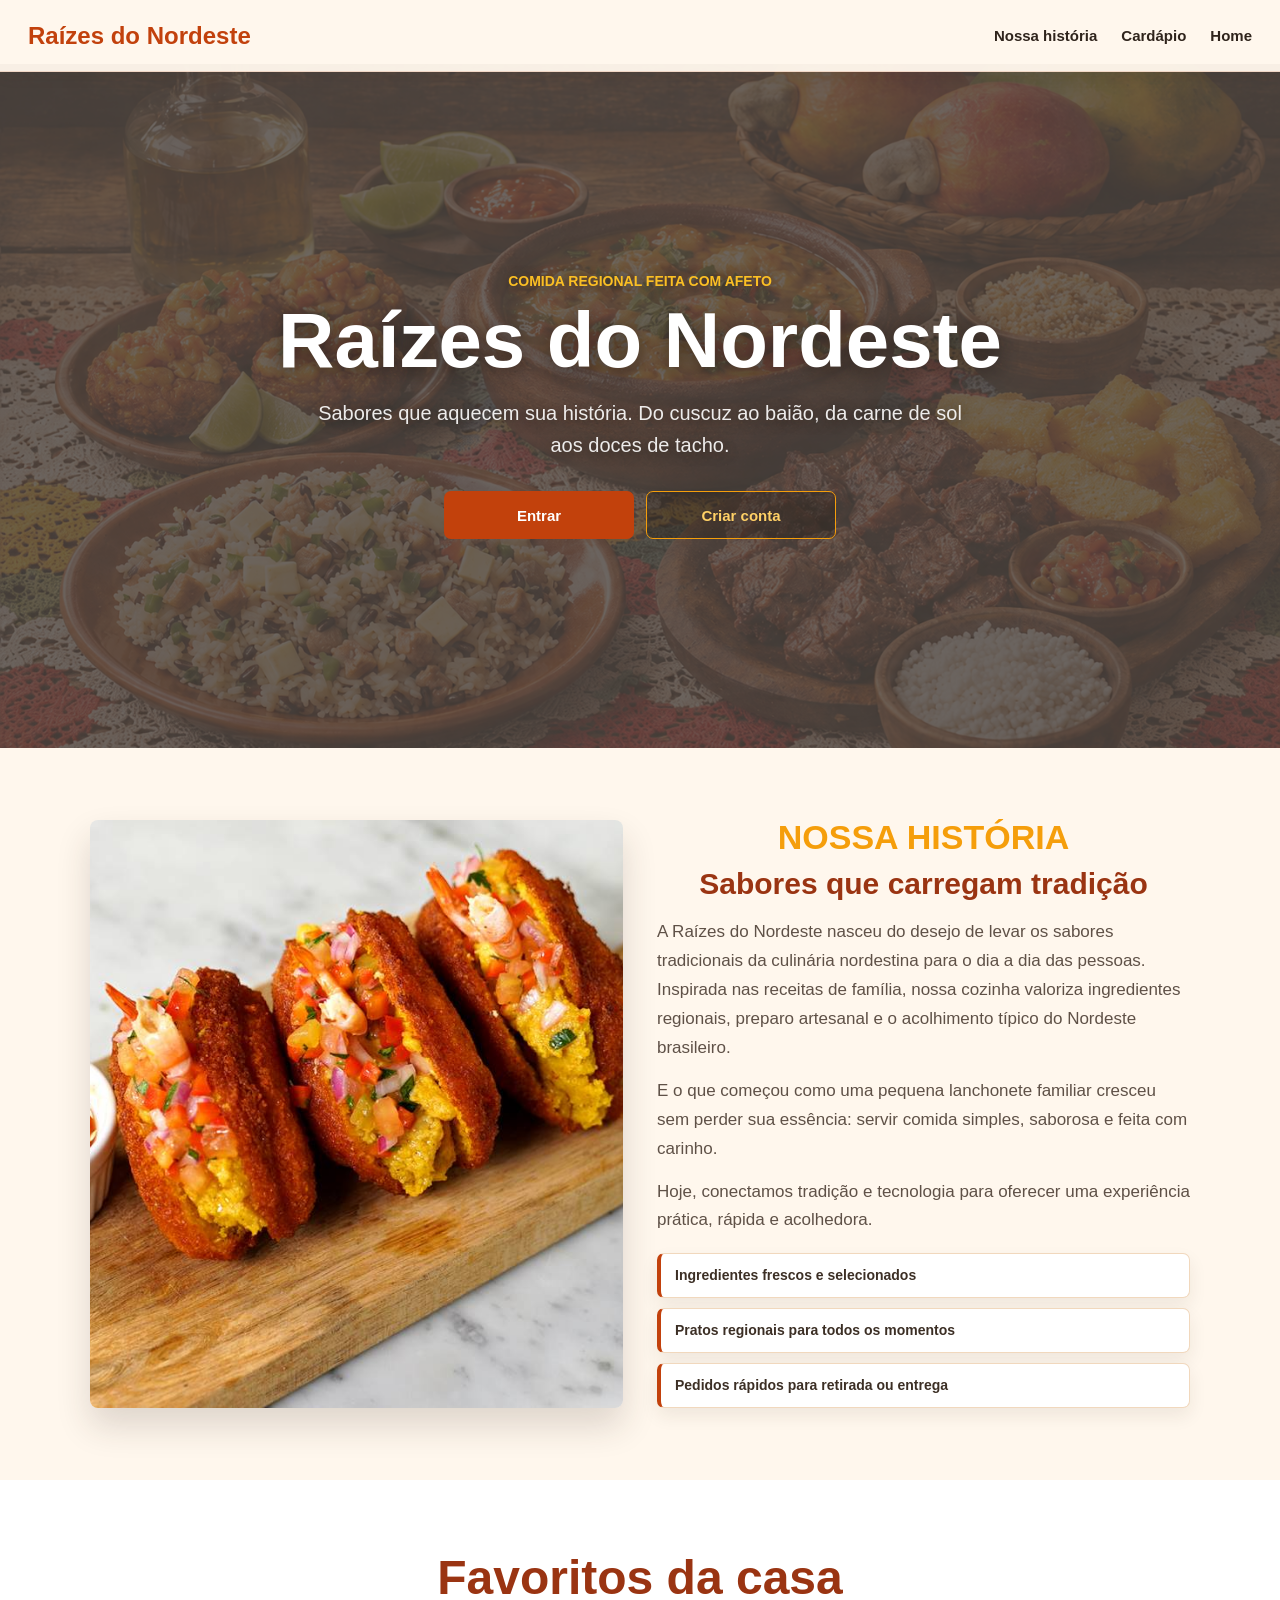
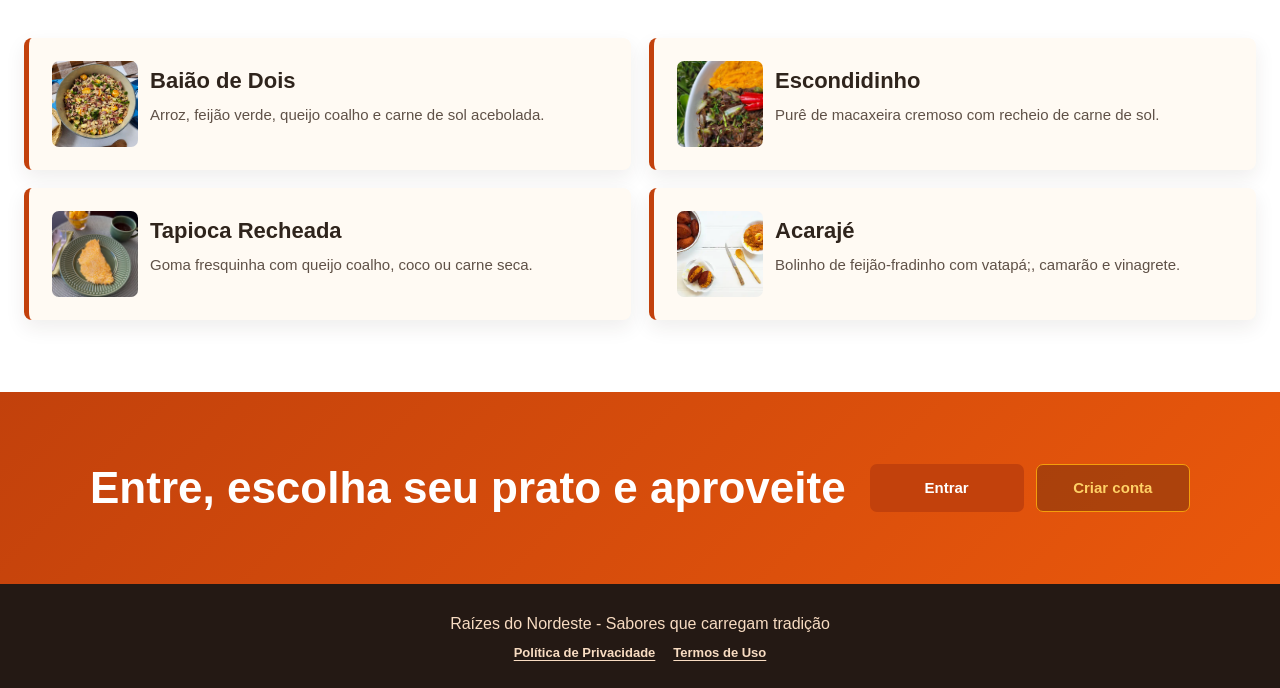
<file: index.html>
<!doctype html>
<html lang="pt-BR">
  <head>
    <meta charset="UTF-8" />
    <meta name="viewport" content="width=device-width, initial-scale=1.0" />
    <script src="js/admin-redirect.js"></script>
    <title>Raízes do Nordeste</title>
    <link
      rel="stylesheet"
      href="https://cdn.jsdelivr.net/npm/bootstrap-icons@1.11.3/font/bootstrap-icons.min.css"
    />
    <link rel="stylesheet" href="css/style.css" />
  </head>
  <body class="home-body">
    <nav class="site-nav">
      <p class="site-brand">Raízes do Nordeste</p>

      <button
        class="nav-toggle"
        type="button"
        aria-label="Abrir menu"
        onclick="alternarMenu()"
      >
        <i class="bi bi-list" aria-hidden="true"></i>
      </button>

      <div class="nav-links" id="navLinks">
        <a href="#historia">Nossa história</a>
        <a href="#cardapio">Cardápio</a>
        <a href="#home">Home</a>
      </div>
    </nav>

    <main>
      <section class="home-hero" id="home">
        <div class="home-overlay"></div>

        <div class="home-hero-content">
          <p class="home-eyebrow">Comida regional feita com afeto</p>
          <h1>Raízes do Nordeste</h1>
          <p class="home-subtitle">
            Sabores que aquecem sua história. Do cuscuz ao baião, da carne de
            sol aos doces de tacho.
          </p>

          <div class="home-actions">
            <button class="btn-principal" type="button" onclick="irEntrar()">
              Entrar
            </button>
            <button class="btn-secundario" type="button" onclick="irCadastro()">
              Criar conta
            </button>
          </div>
        </div>
      </section>

      <section class="home-section home-story" id="historia">
        <div class="home-grid">
          <img
            src="assets/acaraje.jpg"
            alt="Acarajé servido em tábua com molho"
          />

          <div>
            <span class="chamada-secao">Nossa história</span>
            <h2>Sabores que carregam tradição</h2>
            <p>
              A Raízes do Nordeste nasceu do desejo de levar os sabores
              tradicionais da culinária nordestina para o dia a dia das pessoas.
              Inspirada nas receitas de família, nossa cozinha valoriza
              ingredientes regionais, preparo artesanal e o acolhimento típico
              do Nordeste brasileiro.
            </p>

            <p>
              E o que começou como uma pequena lanchonete familiar cresceu sem
              perder sua essência: servir comida simples, saborosa e feita com
              carinho.
            </p>
            <p>
              Hoje, conectamos tradição e tecnologia para oferecer uma
              experiência prática, rápida e acolhedora.
            </p>

            <ul class="lista-destaques">
              <li>Ingredientes frescos e selecionados</li>
              <li>Pratos regionais para todos os momentos</li>
              <li>Pedidos rápidos para retirada ou entrega</li>
            </ul>
          </div>
        </div>
      </section>

      <section class="home-section home-menu" id="cardapio">
        <h2>Favoritos da casa</h2>

        <div class="menu-grid">
          <article class="menu-card">
            <img
              src="assets/produtos/pratos/baiao-de-dois.webp"
              alt="Baião de Dois"
            />
            <div>
              <h3>Baião de Dois</h3>
              <p>
                Arroz, feijão verde, queijo coalho e carne de sol acebolada.
              </p>
            </div>
          </article>

          <article class="menu-card">
            <img
              src="assets/produtos/pratos/carne-de-sol-a-baiana.webp"
              alt="Escondidinho"
            />
            <div>
              <h3>Escondidinho</h3>
              <p>Purê de macaxeira cremoso com recheio de carne de sol.</p>
            </div>
          </article>

          <article class="menu-card">
            <img
              src="assets/produtos/entrada/tapioca-de-cuscuz.webp"
              alt="Tapioca Recheada"
            />
            <div>
              <h3>Tapioca Recheada</h3>
              <p>Goma fresquinha com queijo coalho, coco ou carne seca.</p>
            </div>
          </article>

          <article class="menu-card">
            <img
              src="assets/produtos/entrada/acaraje-da-paloma.webp"
              alt="Acarajé"
            />
            <div>
              <h3>Acarajé</h3>
              <p>
                Bolinho de feijão-fradinho com vatapá;, camarão e vinagrete.
              </p>
            </div>
          </article>
        </div>
      </section>

      <section class="home-section home-special">
        <div>
          <h2>Entre, escolha seu prato e aproveite</h2>
        </div>

        <div class="home-actions home-actions-inline">
          <button class="btn-principal" type="button" onclick="irEntrar()">
            Entrar
          </button>
          <button class="btn-secundario" type="button" onclick="irCadastro()">
            Criar conta
          </button>
        </div>
      </section>
    </main>

    <footer class="home-footer">
      <p>Raízes do Nordeste - Sabores que carregam tradição</p>
      <nav class="legal-links" aria-label="Informações legais">
        <a href="paginas/privacidade.html">Política de Privacidade</a>
        <a href="paginas/termos.html">Termos de Uso</a>
      </nav>
    </footer>

    <script>
      function irEntrar() {
        window.location.href = "paginas/entrar.html";
      }

      function irCadastro() {
        window.location.href = "paginas/cadastro.html";
      }

      function alternarMenu() {
        document.getElementById("navLinks").classList.toggle("nav-open");
      }
    </script>
  </body>
</html>
</file>
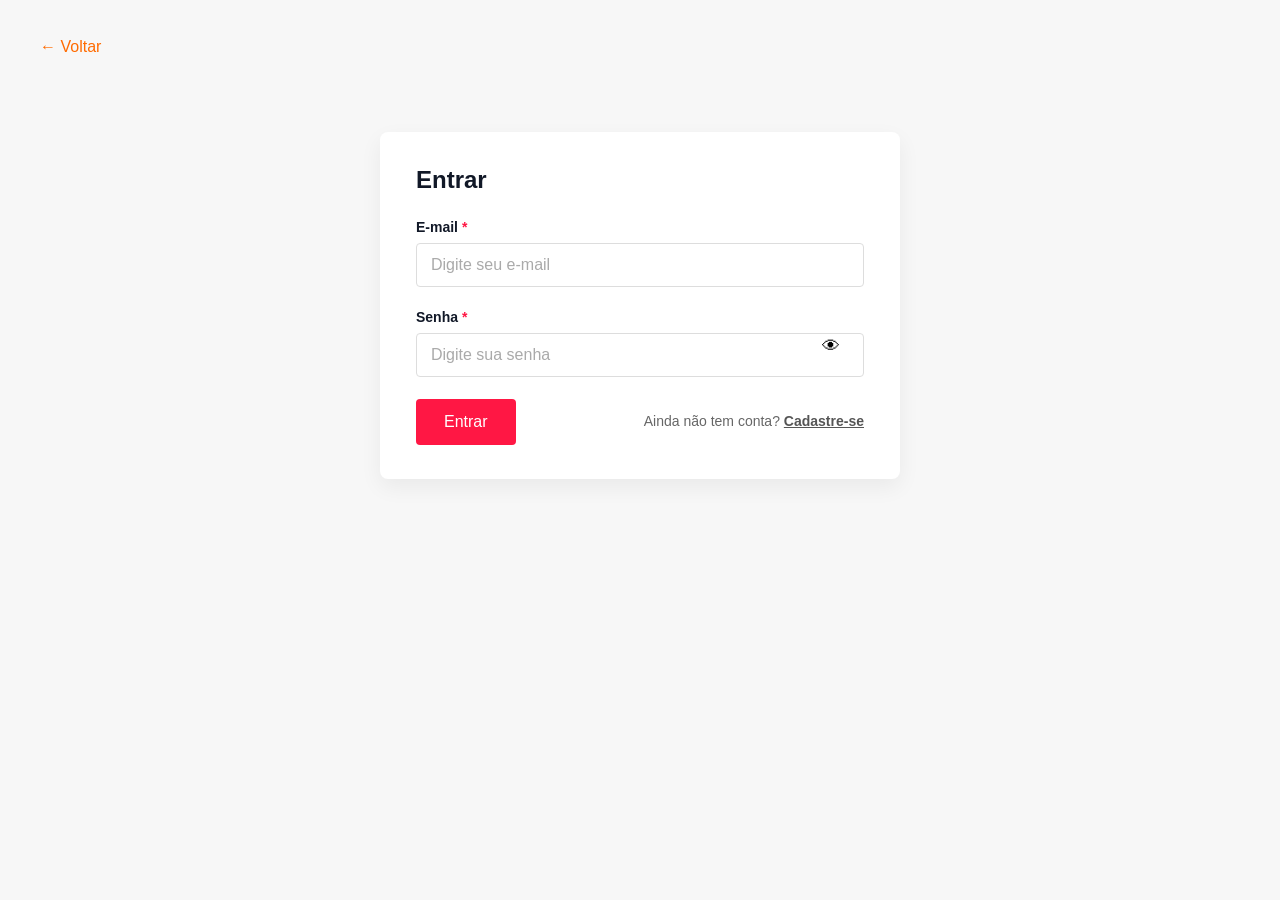
<file: paginas/admin.html>
<!doctype html>
<html lang="pt-BR">
  <head>
    <meta charset="UTF-8" />
    <meta name="viewport" content="width=device-width, initial-scale=1.0" />
    <title>Painel de vendas | Raízes do Nordeste</title>
    <link rel="stylesheet" href="../css/style.css" />
  </head>
  <body class="principal-body admin-body">
    <nav class="site-nav principal-nav">
      <p class="site-brand">Raízes do Nordeste</p>

      <div class="principal-user">
        <button
          class="principal-botao-usuario"
          type="button"
          id="adminMenuButton"
          aria-expanded="false"
          aria-controls="adminMenu"
        >
          <span>Bem-vindo Adm</span>
          <span class="principal-user-arrow">&#9662;</span>
        </button>
        <div class="principal-menu-usuario admin-menu" id="adminMenu">
          <button type="button" id="adminLogout">Sair</button>
        </div>
      </div>
    </nav>

    <main class="admin-page">
      <header class="admin-heading">
        <div>
          <span class="admin-eyebrow">Visão geral</span>
          <h1>Painel de vendas</h1>
          <p>Acompanhe o desempenho dos pedidos realizados no site.</p>
        </div>
      </header>

      <section class="admin-resumos" aria-label="Resumo das vendas">
        <article class="admin-resumo-card">
          <span>Faturamento total</span>
          <strong id="adminFaturamento">R$ 0,00</strong>
          <small>Pedidos confirmados</small>
        </article>
        <article class="admin-resumo-card">
          <span>Total de pedidos</span>
          <strong id="adminPedidos">0</strong>
          <small>Vendas registradas</small>
        </article>
        <article class="admin-resumo-card">
          <span>Ticket médio</span>
          <strong id="adminTicket">R$ 0,00</strong>
          <small>Valor médio por pedido</small>
        </article>
        <article class="admin-resumo-card admin-resumo-pagamentos">
          <div class="admin-chart-heading">
            <div>
              <h2>Formas de pagamento</h2>
              <p>Distribuição dos pedidos</p>
            </div>
          </div>
          <div class="admin-pagamentos" id="graficoPagamentos"></div>
        </article>
      </section>

      <section class="admin-graficos">
        <article class="admin-chart-card admin-chart-wide">
          <div class="admin-chart-heading">
            <div>
              <h2>Vendas nos últimos 6 meses</h2>
              <p>Faturamento mensal</p>
            </div>
          </div>
          <div class="admin-canvas-wrap">
            <canvas
              id="graficoVendas"
              role="img"
              aria-label="Gráfico de vendas dos últimos seis meses"
            ></canvas>
          </div>
        </article>

        <article class="admin-chart-card">
          <div class="admin-chart-heading">
            <div>
              <h2>Vendas por unidade</h2>
              <p>Faturamento de cada restaurante</p>
            </div>
          </div>
          <div
            class="admin-ranking admin-ranking-financeiro"
            id="vendasPorUnidade"
          ></div>
        </article>

        <article class="admin-chart-card">
          <div class="admin-chart-heading">
            <div>
              <h2>Vendas por região</h2>
              <p>Faturamento por região do Brasil</p>
            </div>
          </div>
          <div
            class="admin-ranking admin-ranking-financeiro"
            id="vendasPorRegiao"
          ></div>
        </article>

        <article class="admin-chart-card admin-chart-produtos">
          <div class="admin-chart-heading">
            <div>
              <h2>Produtos mais vendidos</h2>
              <p>Quantidade por produto</p>
            </div>
          </div>
          <div
            class="admin-ranking admin-ranking-financeiro"
            id="rankingProdutos"
          ></div>
        </article>

        <article class="admin-chart-card admin-auditoria-card">
          <div class="admin-chart-heading">
            <div>
              <h2>Auditoria de operações sensíveis</h2>
              <p>Cancelamentos, descontos e ajustes com rastreabilidade.</p>
            </div>
          </div>
          <div class="admin-auditoria-resumos" id="auditoriaResumo"></div>
          <div class="admin-auditoria-tabela-wrap">
            <table class="admin-auditoria-tabela">
              <thead>
                <tr>
                  <th>Data/Hora</th>
                  <th>Operador</th>
                  <th>Unidade</th>
                  <th>Operaçao</th>
                  <th>Pedido</th>
                  <th>Impacto</th>
                  <th>Motivo</th>
                  <th>Status</th>
                </tr>
              </thead>
              <tbody id="auditoriaTabela"></tbody>
            </table>
          </div>
        </article>
      </section>
    </main>

    <script src="../js/auth.js"></script>
    <script src="../js/admin.js"></script>
  </body>
</html>
</file>
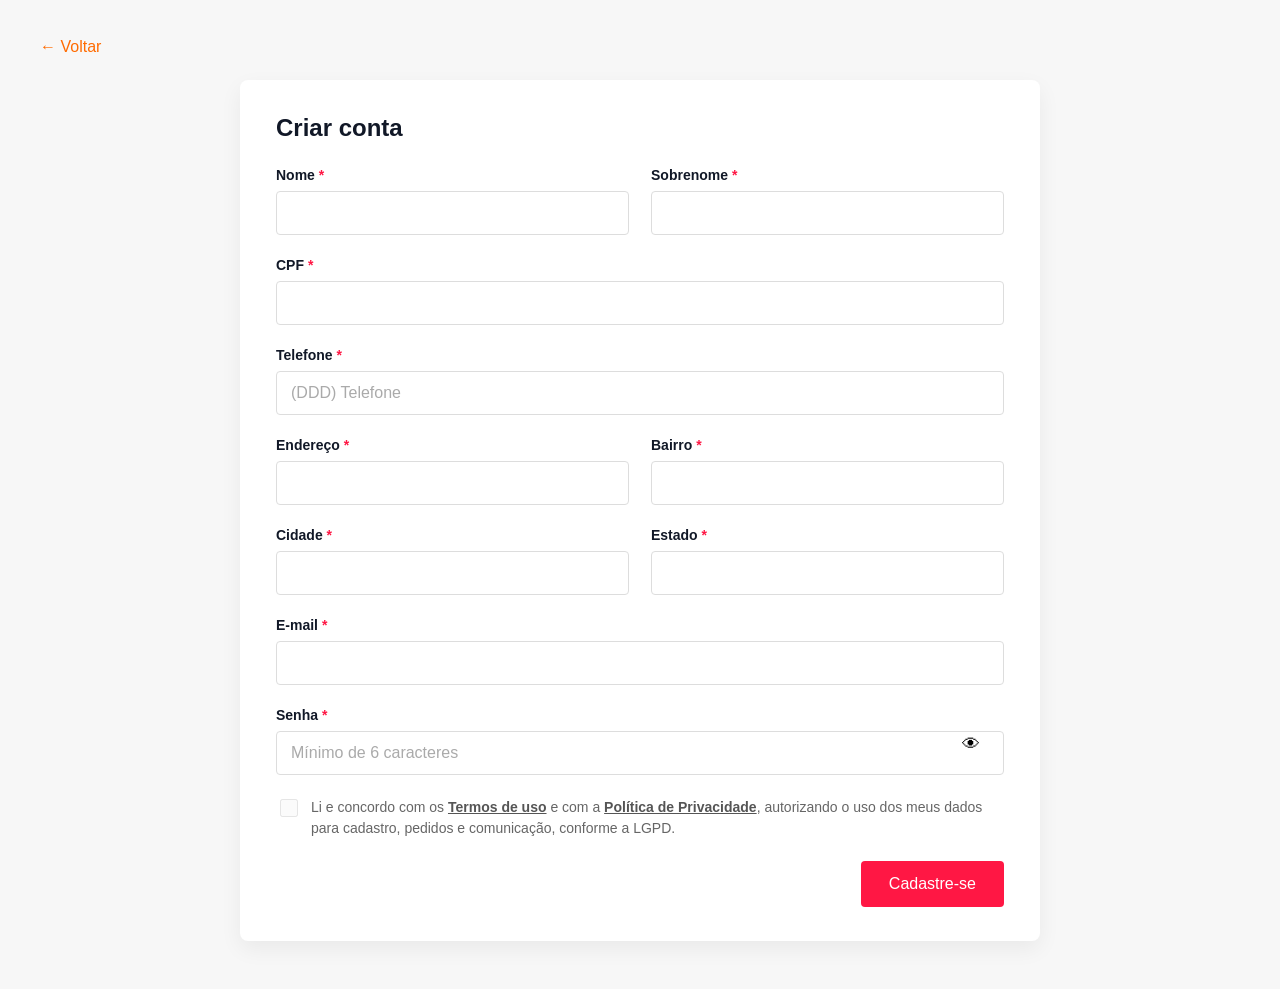
<file: paginas/cadastro.html>
<!doctype html>
<html lang="pt-BR">
  <head>
    <meta charset="UTF-8" />
    <meta name="viewport" content="width=device-width, initial-scale=1.0" />
    <script src="../js/admin-redirect.js"></script>
    <title>Criar Conta</title>
    <link rel="stylesheet" href="../css/style.css" />
  </head>
  <body>
    <main class="cadastro-page">
      <button class="btn-voltar" onclick="window.location.href = '../index.html'">
        ← Voltar
      </button>

      <section class="cadastro-card">
        <h2>Criar conta</h2>

        <form class="cadastro-form" onsubmit="cadastrar(event)">
          <div class="linha">
            <div class="campo">
              <label>Nome <span>*</span></label>
              <input type="text" name="name" id="nome" required />
            </div>

            <div class="campo">
              <label>Sobrenome <span>*</span></label>
              <input type="text" id="sobrenome" required />
            </div>
          </div>

          <div class="campo">
            <label>CPF <span>*</span></label>
            <input type="text" id="cpf" required />
          </div>

          <div class="campo">
            <label>Telefone <span>*</span></label>
            <input type="tel" id="telefone" placeholder="(DDD) Telefone" required />
          </div>

          <div class="linha">
            <div class="campo">
              <label>Endereço <span>*</span></label>
              <input type="text" id="endereco" name="address" required />
            </div>
            <div class="campo">
              <label>Bairro <span>*</span></label>
              <input type="text" id="bairro" name="neighborhood" required />
            </div>
          </div>

          <div class="linha">
            <div class="campo">
              <label>Cidade <span>*</span></label>
              <input type="text" id="cidade" name="city" required />
            </div>
            <div class="campo">
              <label>Estado <span>*</span></label>
              <input type="text" id="estado" name="state" required />
            </div>
          </div>

          <div class="campo">
            <label>E-mail <span>*</span></label>
            <input type="email" id="email" required />
          </div>

          <div class="campo senha-area">
            <label>Senha <span>*</span></label>
            <input
              type="password"
              id="senha"
              placeholder="Mínimo de 6 caracteres"
              required
            />
            <button type="button" class="ver-senha" onclick="mostrarSenha()">
              👁
            </button>
          </div>

          <label class="consentimento-lgpd">
            <input
              type="checkbox"
              id="aceite-lgpd"
              disabled
            />
            <span>
              Li e concordo com os
              <a
                href="termos.html"
                data-documento-lgpd="termos"
              >Termos de uso</a>
              e com a
              <a
                href="privacidade.html"
                data-documento-lgpd="privacidade"
              >Política de Privacidade</a>,
              autorizando o uso dos meus dados para cadastro, pedidos e
              comunicação, conforme a LGPD.
            </span>
          </label>

          <div class="cadastro-footer cadastro-footer-cadastro">
            <button type="submit" class="btn-cadastrar">
              Cadastre-se
            </button>
          </div>
        </form>
      </section>
    </main>

    <div
      class="login-popup cadastro-popup"
      id="cadastroPopup"
      role="dialog"
      aria-modal="true"
      aria-labelledby="cadastroPopupMensagem"
    >
      <div class="login-popup-card cadastro-popup-card">
        <div
          class="login-popup-icone cadastro-popup-icone"
          id="cadastroPopupIcone"
          aria-hidden="true"
        ></div>
        <h2 id="cadastroPopupMensagem">
          Você precisa aceitar os Termos de uso e a Política de Privacidade.
        </h2>
        <div class="cadastro-popup-actions">
          <button type="button" onclick="confirmarCadastroPopup()">OK</button>
        </div>
      </div>
    </div>

    <script src="../js/cadastro.js"></script>
  </body>
</html>
</file>
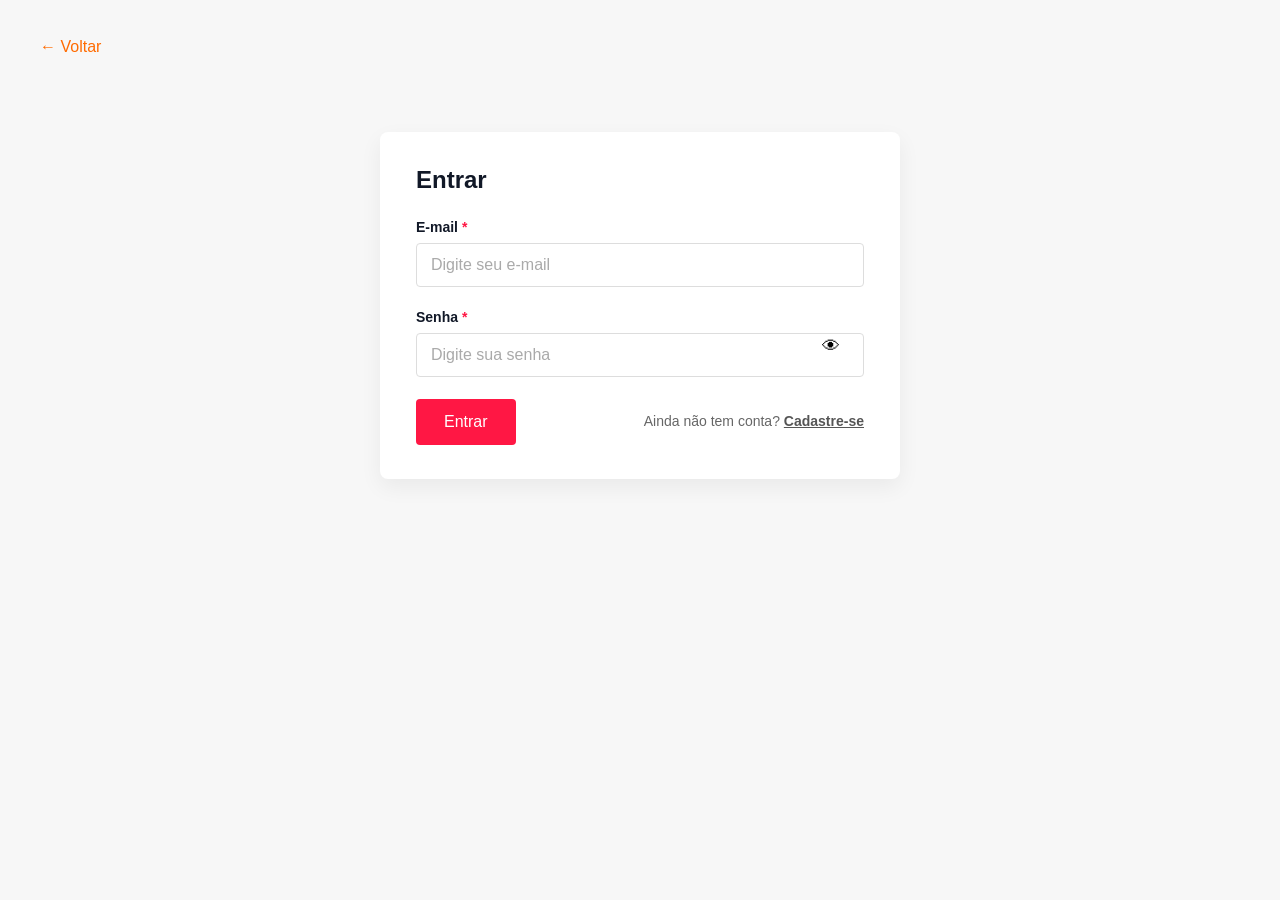
<file: paginas/carrinho.html>
<!doctype html>
<html lang="pt-BR">
  <head>
    <meta charset="UTF-8" />
    <meta name="viewport" content="width=device-width, initial-scale=1.0" />
    <title>Carrinho | Raízes do Nordeste</title>
    <link rel="stylesheet" href="../css/style.css" />
  </head>
  <body class="carrinho-body">
    <nav class="site-nav carrinho-nav">
      <p class="site-brand">Raízes do Nordeste</p>
      <button class="carrinho-voltar" type="button" onclick="voltar()">
        Voltar ao Cardápio
      </button>
    </nav>

    <main class="carrinho-page">
      <section class="carrinho-heading">
        <h1>Seu carrinho</h1>
        <p>Revise os itens do pedido antes de finalizar.</p>
      </section>

      <section class="carrinho-layout">
        <div class="carrinho-lista" id="listaCarrinho"></div>

        <aside class="carrinho-resumo">
          <span>Resumo</span>
          <h2 id="total">Total: R$ 0,00</h2>
          <p class="carrinho-entrega-aviso">
            Entrega grátis para pedidos acima de R$ 100,00
          </p>
          <button type="button" onclick="irParaPagamento()">
            Finalizar pedido
          </button>
        </aside>
      </section>
    </main>

    <script src="../js/auth.js"></script>
    <script src="../js/carrinho.js"></script>
  </body>
</html>
</file>
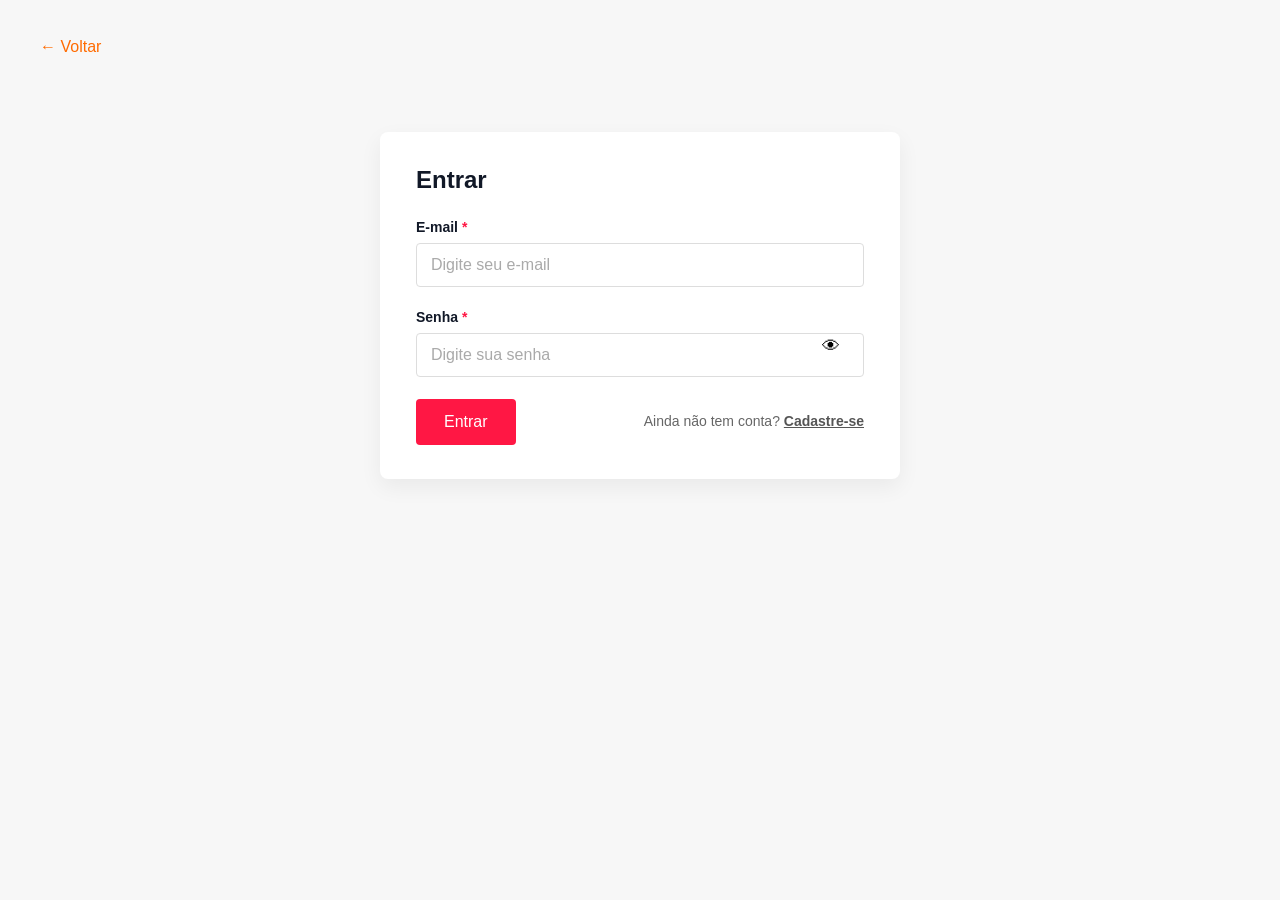
<file: paginas/checkout.html>
<!doctype html>
<html lang="pt-BR">
  <head>
    <meta charset="UTF-8" />
    <meta name="viewport" content="width=device-width, initial-scale=1.0" />
    <title>Checkout | Raízes do Nordeste</title>
    <link rel="stylesheet" href="../css/style.css" />
  </head>
  <body class="checkout-body">
    <nav class="site-nav carrinho-nav">
      <p class="site-brand">Raízes do Nordeste</p>
      <button class="carrinho-voltar" type="button" onclick="voltarCarrinho()">
        Voltar
      </button>
    </nav>

    <main class="checkout-page">
      <section class="checkout-heading">
        <h1>Finalizar pedido</h1>
        <p>
          Confira os itens, escolha a forma de pagamento e confirme seu pedido.
        </p>
        <p class="checkout-aviso-privacidade">
          Seus dados do pedido serão utilizados para pagamento, entrega e
          atendimento, conforme nossa
          <a href="privacidade.html">Política de Privacidade</a>.
        </p>
      </section>

      <section class="checkout-layout">
        <div class="checkout-painel">
          <section class="checkout-bloco">
            <div class="checkout-bloco-titulo">
              <span>1</span>
              <h2>Resumo do pedido</h2>
            </div>
            <div class="checkout-lista" id="checkoutLista"></div>
          </section>

          <section class="checkout-bloco">
            <div class="checkout-bloco-titulo">
              <span>2</span>
              <h2>Forma de pagamento</h2>
            </div>

            <div
              class="checkout-pagamentos"
              role="radiogroup"
              aria-label="Forma de pagamento"
            >
              <label class="checkout-pagamento-opcao">
                <input type="radio" name="pagamento" value="Pix" />
                <span>
                  <strong>Pix</strong>
                  <small>Aprovação rápida e sem taxas extras.</small>
                </span>
              </label>

              <label class="checkout-pagamento-opcao">
                <input type="radio" name="pagamento" value="Cartao" />
                <span>
                  <strong>Cartão</strong>
                  <small>Efetue o pagamento via cartão em seu banco.</small>
                </span>
              </label>
            </div>

            <div class="checkout-pagamento-detalhe" id="pagamentoDetalhe"></div>
          </section>

          <section class="checkout-bloco">
            <div class="checkout-bloco-titulo">
              <span>3</span>
              <h2>Recompensas</h2>
            </div>

            <div class="checkout-fidelidade">
              <p>
                Você tem
                <strong id="pontosFidelidadeCheckout">0 pontos</strong>
                disponíveis.
              </p>
              <div class="checkout-recompensas" id="recompensasLista"></div>
              <span
                class="checkout-recompensa-feedback"
                id="recompensaFeedback"
              >
                Ganhe 1 ponto a cada R$ 1,00 em pedidos finalizados.
              </span>
            </div>
          </section>

          <section class="checkout-bloco">
            <div class="checkout-bloco-titulo">
              <span>4</span>
              <h2>Cupons</h2>
            </div>

            <div class="checkout-cupom">
              <label for="cupomPedido">Cupom de desconto</label>
              <div class="checkout-cupom-area">
                <input
                  id="cupomPedido"
                  type="text"
                  placeholder="Digite seu cupom"
                />
                <button type="button" onclick="aplicarCupom()">Aplicar</button>
              </div>
              <span class="checkout-cupom-feedback" id="cupomFeedback">
                Escolha um cupom disponível ou digite o código.
              </span>

              <div class="checkout-cupons-grupo">
                <h3>Cupons disponíveis</h3>
                <div class="checkout-cupons-lista" id="cuponsDisponiveis"></div>
              </div>

              <div class="checkout-cupons-grupo">
                <h3>Cupons vencidos</h3>
                <div class="checkout-cupons-lista" id="cuponsVencidos"></div>
              </div>
            </div>
          </section>
        </div>

        <aside class="checkout-resumo">
          <span>Resumo</span>
          <div class="checkout-total-linha">
            <p>Itens</p>
            <strong id="quantidadeItens">0</strong>
          </div>
          <div class="checkout-total-linha">
            <p>Subtotal</p>
            <strong id="subtotalPedido">R$ 0,00</strong>
          </div>
          <div class="checkout-total-linha">
            <p>Taxa de entrega</p>
            <strong id="taxaEntrega">Grátis</strong>
          </div>
          <div class="checkout-total-linha">
            <p>Desconto fidelidade</p>
            <strong id="descontoFidelidade">R$ 0,00</strong>
          </div>
          <div class="checkout-total-linha">
            <p>Desconto cupom</p>
            <strong id="descontoCupom">R$ 0,00</strong>
          </div>
          <div class="checkout-total-final">
            <p>Total</p>
            <strong id="totalPedido">R$ 0,00</strong>
          </div>
          <p class="checkout-previsao">Previsão de preparo: 20 a 30 minutos.</p>
          <button type="button" onclick="confirmarPedido()">
            Confirmar pedido
          </button>
        </aside>
      </section>
    </main>

    <div class="checkout-barra-fixa" aria-label="Resumo do pagamento">
      <div>
        <span>Total</span>
        <strong id="totalPedidoFixo">R$ 0,00</strong>
      </div>
      <button type="button" onclick="confirmarPedido()">Confirmar pedido</button>
    </div>

    <div
      class="checkout-popup"
      id="checkoutPopup"
      role="dialog"
      aria-modal="true"
      aria-labelledby="checkoutPopupMensagem"
    >
      <div class="checkout-popup-card">
        <div class="checkout-popup-icone" id="checkoutPopupIcone"></div>
        <h2 id="checkoutPopupMensagem">Aguardando pagamento</h2>
      </div>
    </div>

    <script src="../js/auth.js"></script>
    <script src="../js/checkout.js"></script>
  </body>
</html>
</file>
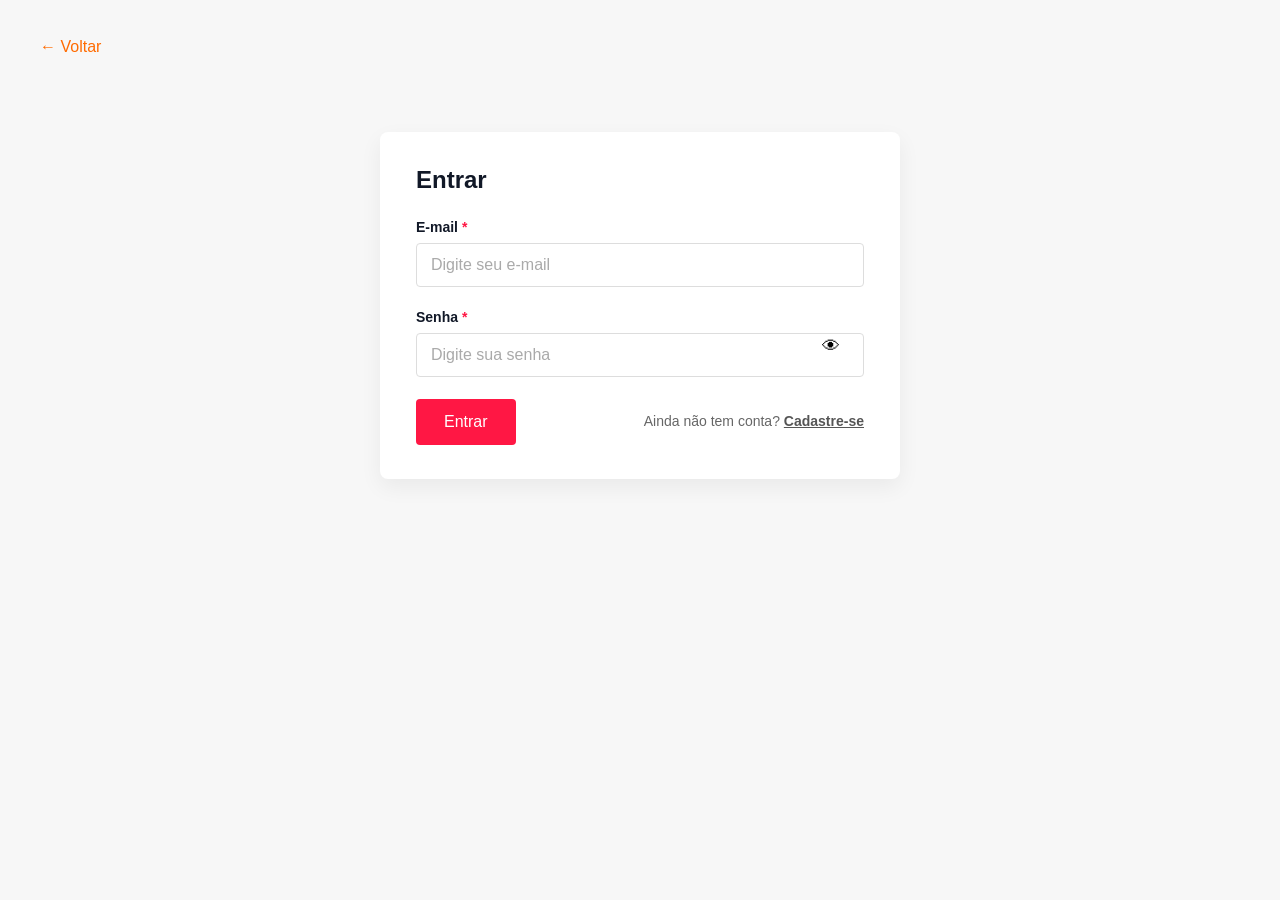
<file: paginas/entrar.html>
<!doctype html>
<html lang="pt-BR">
  <head>
    <meta charset="UTF-8" />
    <meta name="viewport" content="width=device-width, initial-scale=1.0" />
    <script src="../js/admin-redirect.js"></script>
    <title>Entrar</title>
    <link rel="stylesheet" href="../css/style.css" />
  </head>
  <body>
    <main class="cadastro-page">
      <button class="btn-voltar" onclick="window.location.href = '../index.html'">
        ← Voltar
      </button>

      <section class="cadastro-card login-card">
        <h2>Entrar</h2>

        <form class="cadastro-form" onsubmit="login(event)">
          <div class="campo">
            <label>E-mail <span>*</span></label>
            <input type="email" id="email" placeholder="Digite seu e-mail" required />
          </div>

          <div class="campo senha-area">
            <label>Senha <span>*</span></label>
            <input type="password" id="senha" placeholder="Digite sua senha" required />
            <button type="button" class="ver-senha" onclick="mostrarSenha()">
              👁
            </button>
          </div>

          <div class="cadastro-footer login-footer">
            <button type="submit" class="btn-cadastrar">
              Entrar
            </button>

            <p>
              Ainda não tem conta?
              <a href="cadastro.html">Cadastre-se</a>
            </p>
          </div>
        </form>
      </section>
    </main>

    <div
      class="login-popup"
      id="loginPopup"
      role="dialog"
      aria-modal="true"
      aria-labelledby="loginPopupMensagem"
    >
      <div class="login-popup-card">
        <div class="login-popup-icone" aria-hidden="true"></div>
        <h2 id="loginPopupMensagem">E-mail ou senha incorretos.</h2>
        <button type="button" onclick="fecharLoginPopup()">OK</button>
      </div>
    </div>

    <script src="../js/entrar.js"></script>
  </body>
</html>
</file>
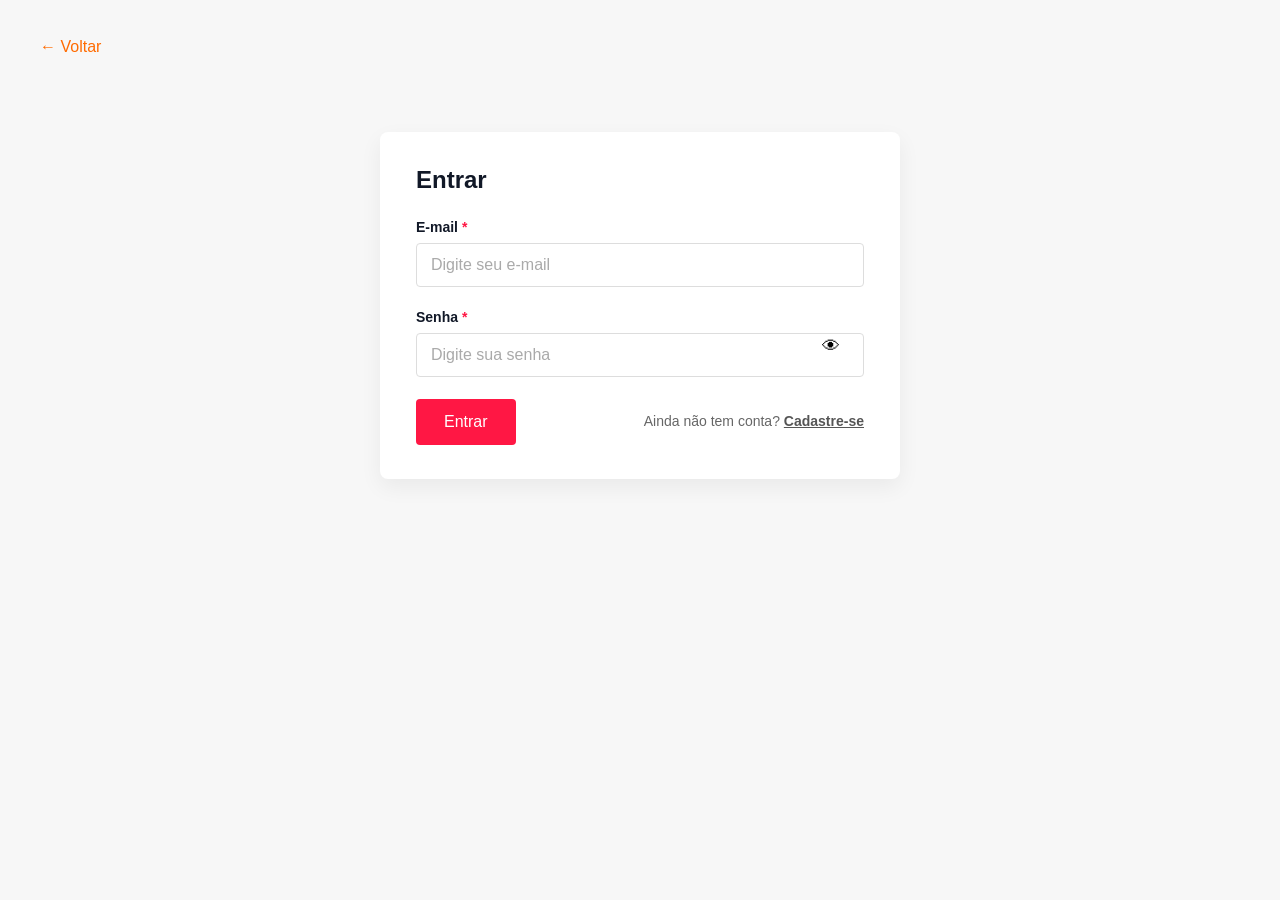
<file: paginas/meus-dados.html>
<!doctype html>
<html lang="pt-BR">
  <head>
    <meta charset="UTF-8" />
    <meta name="viewport" content="width=device-width, initial-scale=1.0" />
    <title>Meus dados | Raízes do Nordeste</title>
    <link rel="stylesheet" href="../css/style.css" />
  </head>
  <body>
    <main class="cadastro-page">
      <button
        class="btn-voltar"
        type="button"
        onclick="window.location.href = 'principal.html'"
      >
        ← Voltar
      </button>

      <section class="cadastro-card">
        <h2>Meus dados</h2>

        <form class="cadastro-form" onsubmit="salvarMeusDados(event)">
          <div class="linha">
            <div class="campo">
              <label for="nome">Nome <span>*</span></label>
              <input type="text" id="nome" required />
            </div>

            <div class="campo">
              <label for="sobrenome">Sobrenome <span>*</span></label>
              <input type="text" id="sobrenome" required />
            </div>
          </div>

          <div class="campo">
            <label for="cpf">CPF</label>
            <input type="text" id="cpf" readonly />
            <p class="meus-dados-ajuda">
              O CPF identifica a conta e não pode ser alterado nesta página.
            </p>
          </div>

          <div class="campo">
            <label for="telefone">Telefone <span>*</span></label>
            <input type="tel" id="telefone" required />
          </div>

          <div class="linha">
            <div class="campo">
              <label for="endereco">Endereço <span>*</span></label>
              <input type="text" id="endereco" required />
            </div>

            <div class="campo">
              <label for="bairro">Bairro <span>*</span></label>
              <input type="text" id="bairro" required />
            </div>
          </div>

          <div class="linha">
            <div class="campo">
              <label for="cidade">Cidade <span>*</span></label>
              <input type="text" id="cidade" required />
            </div>

            <div class="campo">
              <label for="estado">Estado <span>*</span></label>
              <input type="text" id="estado" required />
            </div>
          </div>

          <div class="campo">
            <label for="email">E-mail <span>*</span></label>
            <input type="email" id="email" required />
          </div>

          <div class="cadastro-footer">
            <button
              class="btn-cadastrar btn-excluir-conta"
              type="button"
              onclick="solicitarExclusaoConta()"
            >
              Excluir conta
            </button>
            <button class="btn-cadastrar" type="submit">
              Salvar alterações
            </button>
          </div>
        </form>
      </section>
    </main>

    <div
      class="login-popup cadastro-popup"
      id="dadosPopup"
      role="dialog"
      aria-modal="true"
      aria-labelledby="dadosPopupMensagem"
    >
      <div class="login-popup-card cadastro-popup-card">
        <div
          class="login-popup-icone cadastro-popup-icone"
          id="dadosPopupIcone"
          aria-hidden="true"
        ></div>
        <h2 id="dadosPopupMensagem"></h2>
        <div class="cadastro-popup-actions">
          <button
            class="cadastro-popup-cancelar"
            id="dadosPopupCancelar"
            type="button"
            onclick="fecharDadosPopup()"
          >
            Cancelar
          </button>
          <button id="dadosPopupConfirmar" type="button">OK</button>
        </div>
      </div>
    </div>

    <script src="../js/auth.js"></script>
    <script src="../js/meus-dados.js"></script>
  </body>
</html>
</file>
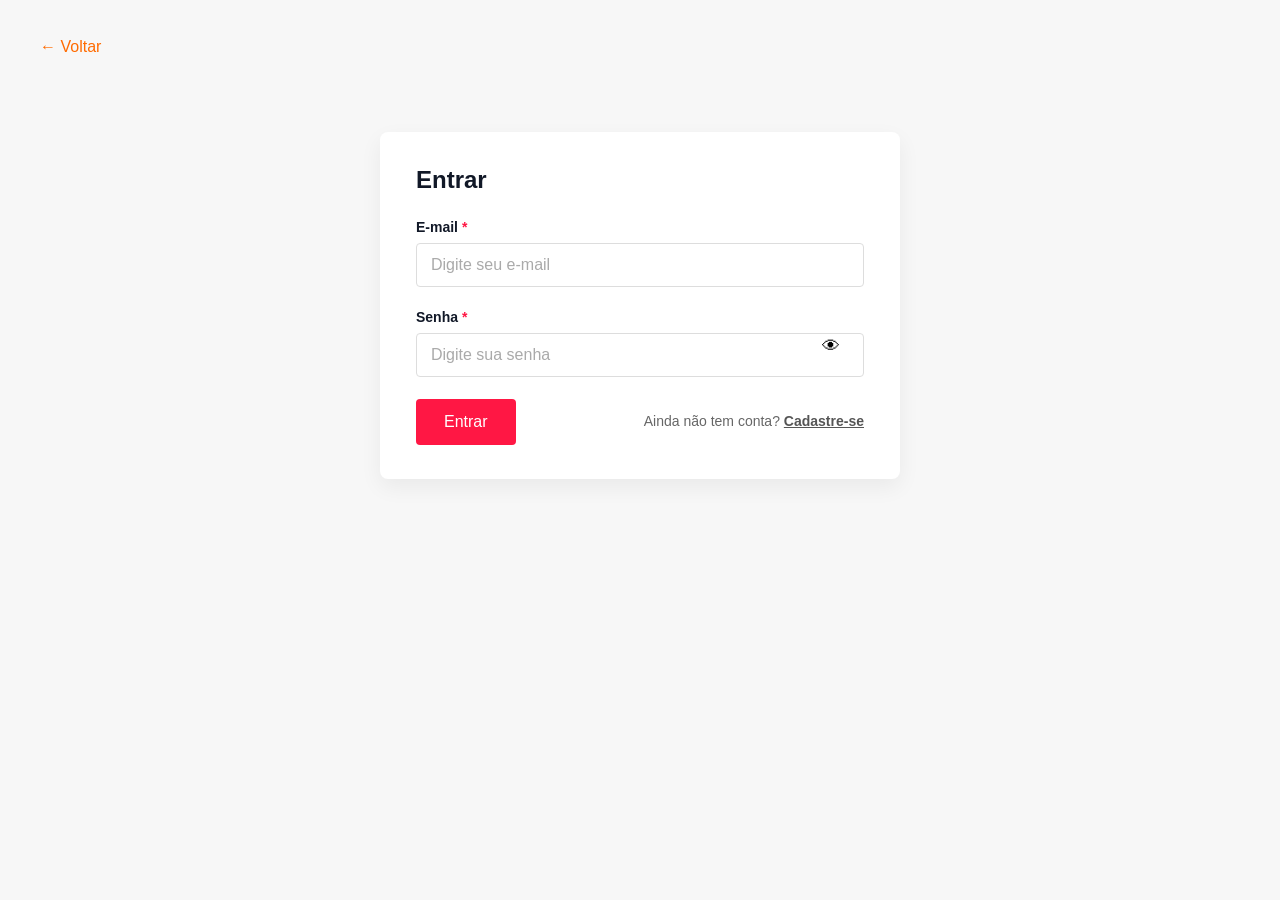
<file: paginas/principal.html>
<!doctype html>
<html lang="pt-BR">
  <head>
    <meta charset="UTF-8" />
    <meta name="viewport" content="width=device-width, initial-scale=1.0" />
    <title>Raízes do Nordeste</title>
    <link rel="stylesheet" href="../css/style.css?v=2" />
    <script>
      if (localStorage.getItem("unidadeSelecionada")) {
        document.documentElement.classList.add("principal-cardapio-preload");
      }
    </script>
  </head>
  <body class="principal-body">
    <nav class="site-nav principal-nav">
      <p class="site-brand">Raízes do Nordeste</p>

      <div class="principal-user">
        <button
          class="principal-botao-usuario"
          type="button"
          onclick="alternarMenuUsuario()"
          aria-expanded="false"
          aria-controls="userMenu"
        >
          <span id="saudacaoUsuario">Bem-vindo</span>
          <span class="principal-user-arrow">&#9662;</span>
        </button>

        <div class="principal-menu-usuario" id="userMenu">
          <div class="principal-menu-fidelidade">
            <span>Pontos de fidelidade</span>
            <strong id="pontosFidelidadeMenu">0 pontos</strong>
          </div>
          <button type="button" onclick="irParaMeusDados()">Meus dados</button>
          <p class="principal-menu-titulo">Unidades</p>
          <button
            class="principal-unidade-item"
            type="button"
            onclick="selecionarUnidade('Mandacaru - Boa Viagem • PE')"
          >
            <span>Mandacaru</span>
            <small>Boa Viagem • PE</small>
          </button>
          <button
            class="principal-unidade-item"
            type="button"
            onclick="selecionarUnidade('Asa Branca - Rio Vermelho • BA')"
          >
            <span>Asa Branca</span>
            <small>Rio Vermelho • BA</small>
          </button>
          <button
            class="principal-unidade-item"
            type="button"
            onclick="selecionarUnidade('Panela de Barro - Aldeota • CE')"
          >
            <span>Panela de Barro</span>
            <small>Aldeota • CE</small>
          </button>
          <button
            class="principal-unidade-item"
            type="button"
            onclick="selecionarUnidade('Sertão - Tambaú • PB')"
          >
            <span>Sertão</span>
            <small>Tambaú • PB</small>
          </button>
          <button
            class="principal-unidade-item"
            type="button"
            onclick="selecionarUnidade('Gonzagão - Ponta Negra • RN')"
          >
            <span>Gonzagão</span>
            <small>Ponta Negra • RN</small>
          </button>
          <button
            class="principal-unidade-item"
            type="button"
            onclick="selecionarUnidade('Jangada - Paulista • SP')"
          >
            <span>Jangada</span>
            <small>Paulista • SP</small>
          </button>
          <button
            class="principal-unidade-item"
            type="button"
            onclick="selecionarUnidade('Brasa - Copacabana • RJ')"
          >
            <span>Brasa</span>
            <small>Copacabana • RJ</small>
          </button>
          <button
            class="principal-unidade-item"
            type="button"
            onclick="selecionarUnidade('Carcará - Batista Campos • PA')"
          >
            <span>Carcará</span>
            <small>Batista Campos • PA</small>
          </button>
          <button
            class="principal-unidade-item"
            type="button"
            onclick="selecionarUnidade('Casa de Mainha - Asa Sul • DF')"
          >
            <span>Casa de Mainha</span>
            <small>Asa Sul • DF</small>
          </button>
          <button
            class="principal-unidade-item"
            type="button"
            onclick="selecionarUnidade('Xote - Batel • PR')"
          >
            <span>Xote</span>
            <small>Batel • PR</small>
          </button>
          <div class="principal-menu-separador"></div>
          <button
            class="principal-menu-sair"
            type="button"
            onclick="fazerLogoff()"
          >
            Sair
          </button>
        </div>
      </div>
    </nav>

    <main class="principal-page">
      <section class="principal-hero principal-heading" id="principalHero">
        <h1 id="tituloPrincipal">
          Escolha uma unidade, faça seu pedido e deleite-se.
        </h1>
        <p>
          Sabores nordestinos em uma experiência simples, acolhedora e feita
          para o seu momento.
        </p>

        <div class="principal-favoritos" id="favoritos">
          <h2>Promoções da semana</h2>

          <div class="principal-favoritos-grid">
            <article class="principal-favorito-card">
              <span class="principal-promocao-unidade">
                <span class="principal-promocao-linha">Mandacaru</span>
                <span class="principal-promocao-linha">Boa Viagem • PE</span>
              </span>
              <h3>Baião de Dois</h3>
              <p>Arroz, feijão verde, queijo coalho e carne de sol.</p>
              <div class="principal-promocao-precos">
                <span class="principal-preco-antigo">R$ 38,30</span>
                <strong>R$ 33,50</strong>
              </div>
            </article>

            <article class="principal-favorito-card">
              <span class="principal-promocao-unidade">
                <span class="principal-promocao-linha">Panela de Barro</span>
                <span class="principal-promocao-linha">Aldeota • CE</span>
              </span>
              <h3>Escondidinho</h3>
              <p>Purê de macaxeira cremoso com recheio de carne de sol.</p>
              <div class="principal-promocao-precos">
                <span class="principal-preco-antigo">R$ 43,90</span>
                <strong>R$ 38,30</strong>
              </div>
            </article>

            <article class="principal-favorito-card">
              <span class="principal-promocao-unidade">
                <span class="principal-promocao-linha">Gonzagão</span>
                <span class="principal-promocao-linha">Ponta Negra • RN</span>
              </span>
              <h3>Tapioca</h3>
              <p>Goma fresquinha com queijo coalho, coco ou carne seca.</p>
              <div class="principal-promocao-precos">
                <span class="principal-preco-antigo">R$ 18,30</span>
                <strong>R$ 15,10</strong>
              </div>
            </article>
          </div>
        </div>
      </section>

      <section class="produtos produtos-ocultos" id="produtos">
        <!-- produtos via JS depois da escolha da unidade -->
      </section>
    </main>

    <footer class="principal-legal-footer">
      <p>Raízes do Nordeste - Privacidade e transparência</p>
      <nav class="legal-links" aria-label="Informações legais">
        <a href="privacidade.html">Política de Privacidade</a>
        <a href="termos.html">Termos de Uso</a>
      </nav>
    </footer>

    <footer
      class="principal-footer principal-footer-oculto"
      id="principalFooter"
    >
      <span class="carrinho-feedback" id="carrinhoFeedback" role="status">
        Item adicionado
      </span>
      <button
        class="principal-status-button"
        id="botaoStatusPedido"
        type="button"
        onclick="irParaStatusPedido()"
        aria-label="Acompanhar pedido"
        title="Acompanhar pedido"
      >
        Acompanhar pedido
      </button>
      <button
        class="principal-carrinho-button"
        type="button"
        onclick="irParaCarrinho()"
        aria-label="Ver carrinho"
        title="Ver carrinho"
      >
        Ver carrinho
      </button>
    </footer>

    <script src="../js/auth.js"></script>
    <script src="../js/principal.js?v=2"></script>
    <script src="../js/unidade1.js?v=2"></script>
    <script src="../js/unidade2.js?v=2"></script>
    <script src="../js/unidade3.js?v=2"></script>
    <script src="../js/unidade4.js?v=2"></script>
    <script src="../js/unidade5.js?v=2"></script>
    <script src="../js/unidade6.js"></script>
    <script src="../js/unidade7.js"></script>
    <script src="../js/unidade8.js?v=2"></script>
    <script src="../js/unidade9.js"></script>
    <script src="../js/unidade10.js"></script>
    <script src="../js/pedidos.js?v=3"></script>
  </body>
</html>
</file>
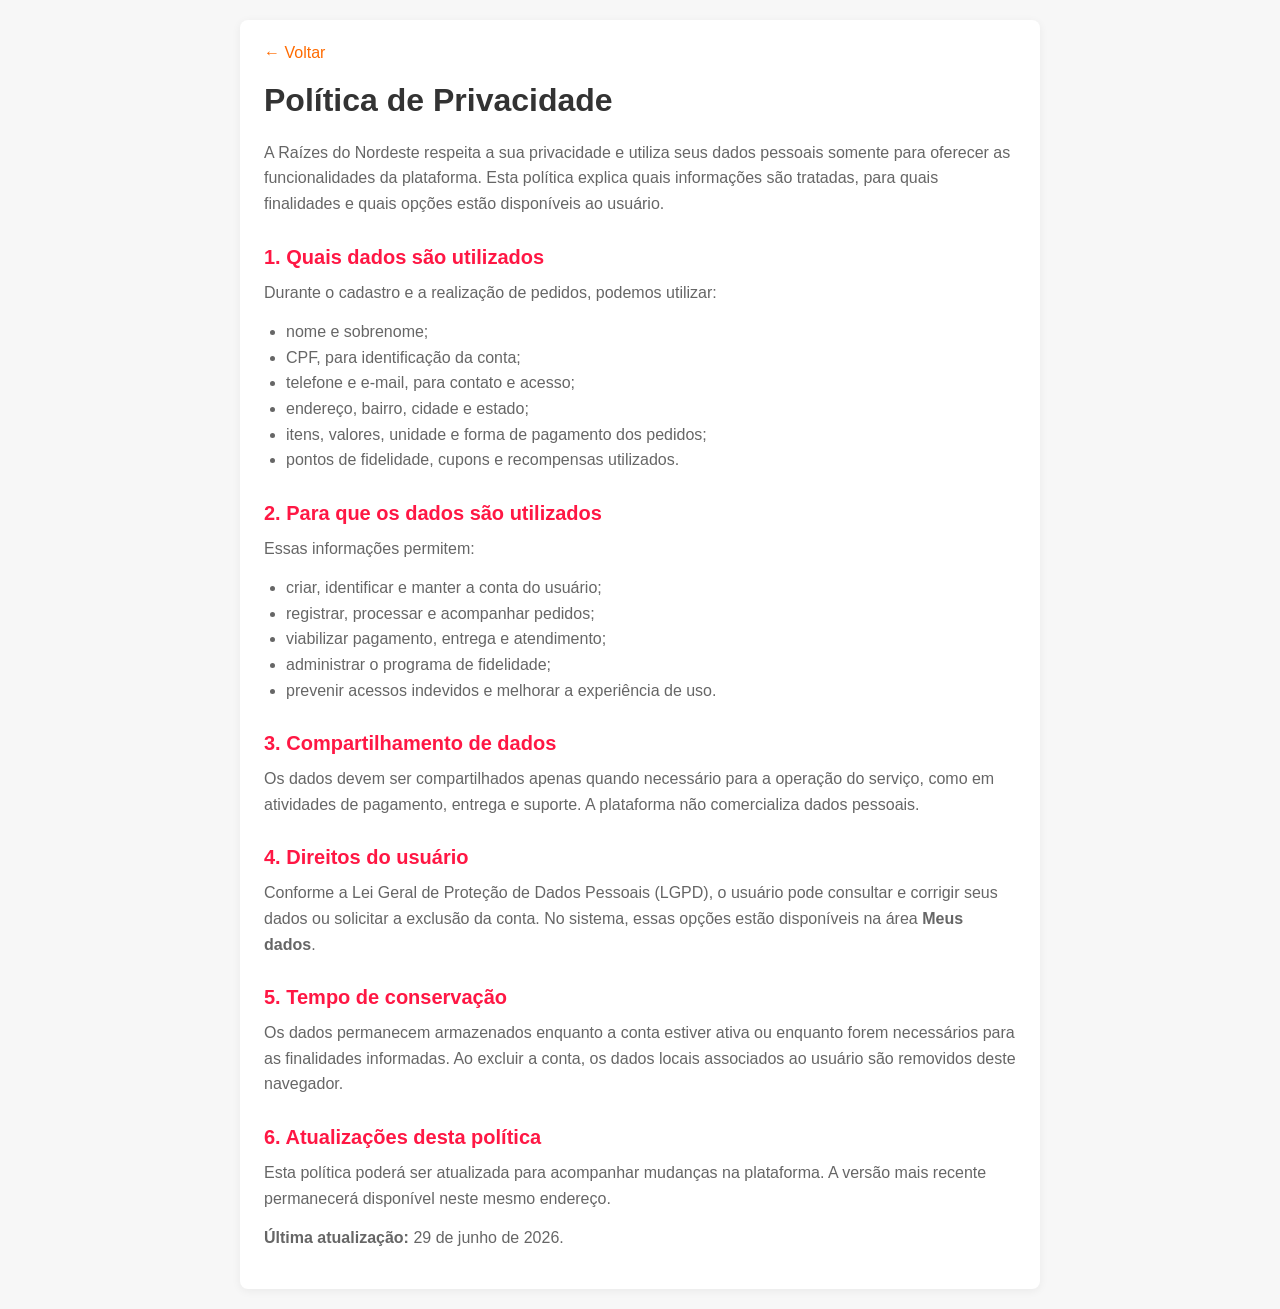
<file: paginas/privacidade.html>
<!doctype html>
<html lang="pt-BR">
  <head>
    <meta charset="UTF-8" />
    <meta name="viewport" content="width=device-width, initial-scale=1.0" />
    <script src="../js/admin-redirect.js"></script>
    <title>Política de Privacidade</title>
    <link rel="stylesheet" href="../css/style.css" />
  </head>
  <body>
    <main class="politica-page">
      <section class="politica-card">
        <button
          class="btn-voltar"
          onclick="
            history.length > 1
              ? history.back()
              : (window.location.href = 'cadastro.html')
          "
        >
          ← Voltar
        </button>

        <h1>Política de Privacidade</h1>

        <p>
          A Raízes do Nordeste respeita a sua privacidade e utiliza seus dados
          pessoais somente para oferecer as funcionalidades da plataforma. Esta
          política explica quais informações são tratadas, para quais
          finalidades e quais opções estão disponíveis ao usuário.
        </p>

        <h2>1. Quais dados são utilizados</h2>

        <p>Durante o cadastro e a realização de pedidos, podemos utilizar:</p>

        <ul>
          <li>nome e sobrenome;</li>
          <li>CPF, para identificação da conta;</li>
          <li>telefone e e-mail, para contato e acesso;</li>
          <li>endereço, bairro, cidade e estado;</li>
          <li>itens, valores, unidade e forma de pagamento dos pedidos;</li>
          <li>pontos de fidelidade, cupons e recompensas utilizados.</li>
        </ul>

        <h2>2. Para que os dados são utilizados</h2>

        <p>Essas informações permitem:</p>

        <ul>
          <li>criar, identificar e manter a conta do usuário;</li>
          <li>registrar, processar e acompanhar pedidos;</li>
          <li>viabilizar pagamento, entrega e atendimento;</li>
          <li>administrar o programa de fidelidade;</li>
          <li>prevenir acessos indevidos e melhorar a experiência de uso.</li>
        </ul>

        <h2>3. Compartilhamento de dados</h2>

        <p>
          Os dados devem ser compartilhados apenas quando necessário para a
          operação do serviço, como em atividades de pagamento, entrega e
          suporte. A plataforma não comercializa dados pessoais.
        </p>

        <h2>4. Direitos do usuário</h2>

        <p>
          Conforme a Lei Geral de Proteção de Dados Pessoais (LGPD), o usuário
          pode consultar e corrigir seus dados ou solicitar a exclusão da conta.
          No sistema, essas opções estão disponíveis na área
          <strong>Meus dados</strong>.
        </p>

        <h2>5. Tempo de conservação</h2>

        <p>
          Os dados permanecem armazenados enquanto a conta estiver ativa ou
          enquanto forem necessários para as finalidades informadas. Ao excluir
          a conta, os dados locais associados ao usuário são removidos deste
          navegador.
        </p>

        <h2>6. Atualizações desta política</h2>

        <p>
          Esta política poderá ser atualizada para acompanhar mudanças na
          plataforma. A versão mais recente permanecerá disponível neste mesmo
          endereço.
        </p>

        <p><strong>Última atualização:</strong> 29 de junho de 2026.</p>
      </section>
    </main>
  </body>
</html>
</file>
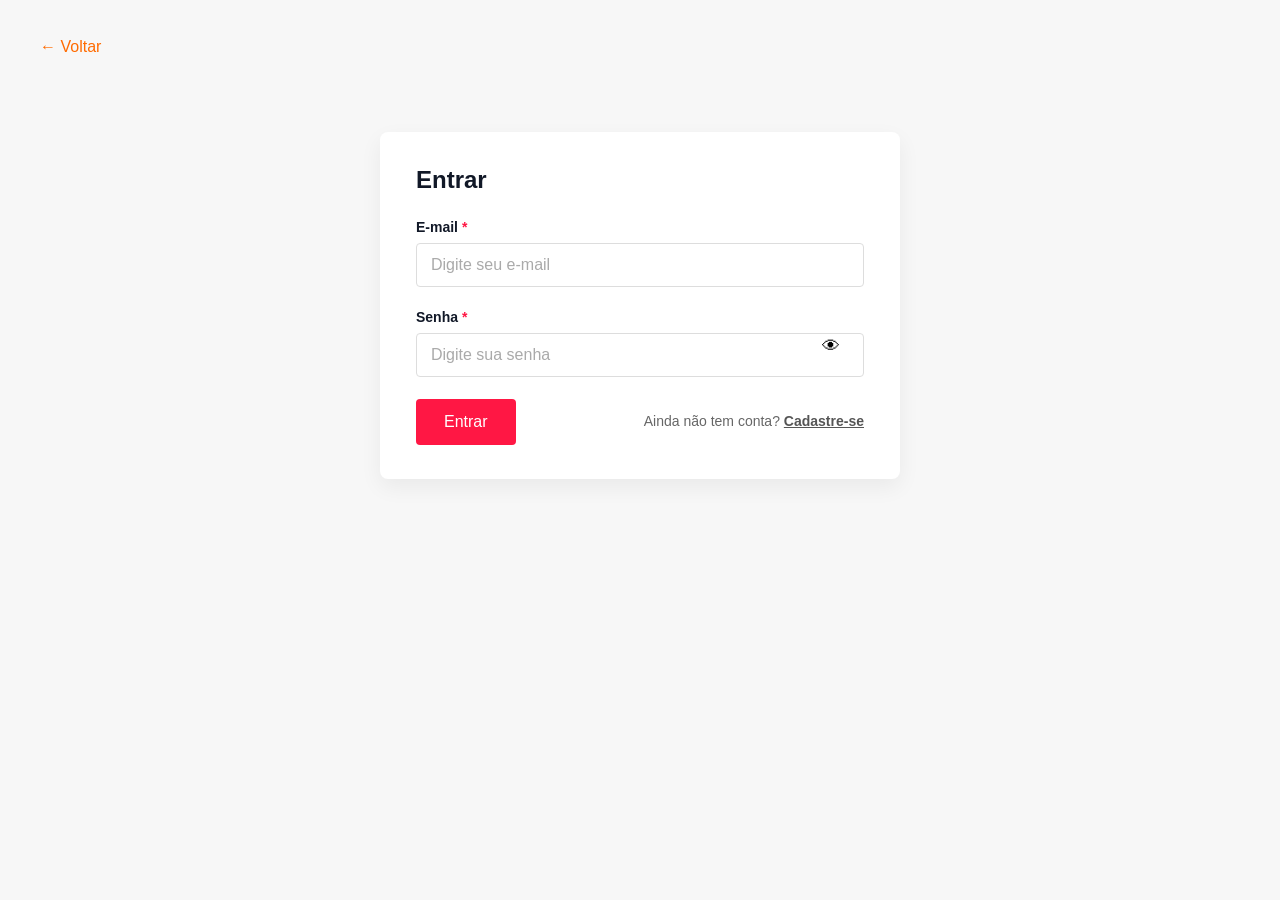
<file: paginas/status-pedido.html>
<!doctype html>
<html lang="pt-BR">
  <head>
    <meta charset="UTF-8" />
    <meta name="viewport" content="width=device-width, initial-scale=1.0" />
    <title>Status do Pedido | Raízes do Nordeste</title>
    <link rel="stylesheet" href="../css/style.css" />
    <link
      rel="stylesheet"
      href="https://cdn.jsdelivr.net/npm/bootstrap-icons@1.11.3/font/bootstrap-icons.min.css"
    />
  </head>
  <body class="status-body">
    <nav class="site-nav carrinho-nav">
      <p class="site-brand">Raízes do Nordeste</p>
      <button class="carrinho-voltar" type="button" onclick="voltarCardapio()">
        Cardápio
      </button>
    </nav>

    <main class="status-page">
      <section class="status-heading">
        <span>Acompanhamento</span>
        <h1>Status do pedido</h1>
        <p>Acompanhe a evolução do seu pedido até a entrega.</p>
      </section>

      <section class="status-layout">
        <div class="status-painel">
          <div class="status-card-principal">
            <div>
              <span class="status-label">Pedido</span>
              <h2 id="numeroPedido">#0000</h2>
            </div>
            <strong id="statusAtual">Pedido recebido</strong>
          </div>

          <div class="status-linha-tempo" id="statusLinhaTempo"></div>
        </div>

        <aside class="status-resumo">
          <span>Resumo</span>
          <div class="status-resumo-linha">
            <p>Pagamento</p>
            <strong id="pagamentoPedido">-</strong>
          </div>
          <div class="status-resumo-linha">
            <p>Total</p>
            <strong id="totalPedidoStatus">R$ 0,00</strong>
          </div>
          <div class="status-resumo-linha">
            <p>Previsão</p>
            <strong id="previsaoPedido">20 a 30 min</strong>
          </div>

          <div class="status-itens">
            <h3>Itens do pedido</h3>
            <div id="itensPedido"></div>
          </div>

          <button type="button" onclick="voltarCardapio()">
            Voltar ao cardápio
          </button>
        </aside>
      </section>
    </main>

    <script src="../js/auth.js"></script>
    <script src="../js/status-pedido.js"></script>
  </body>
</html>
</file>
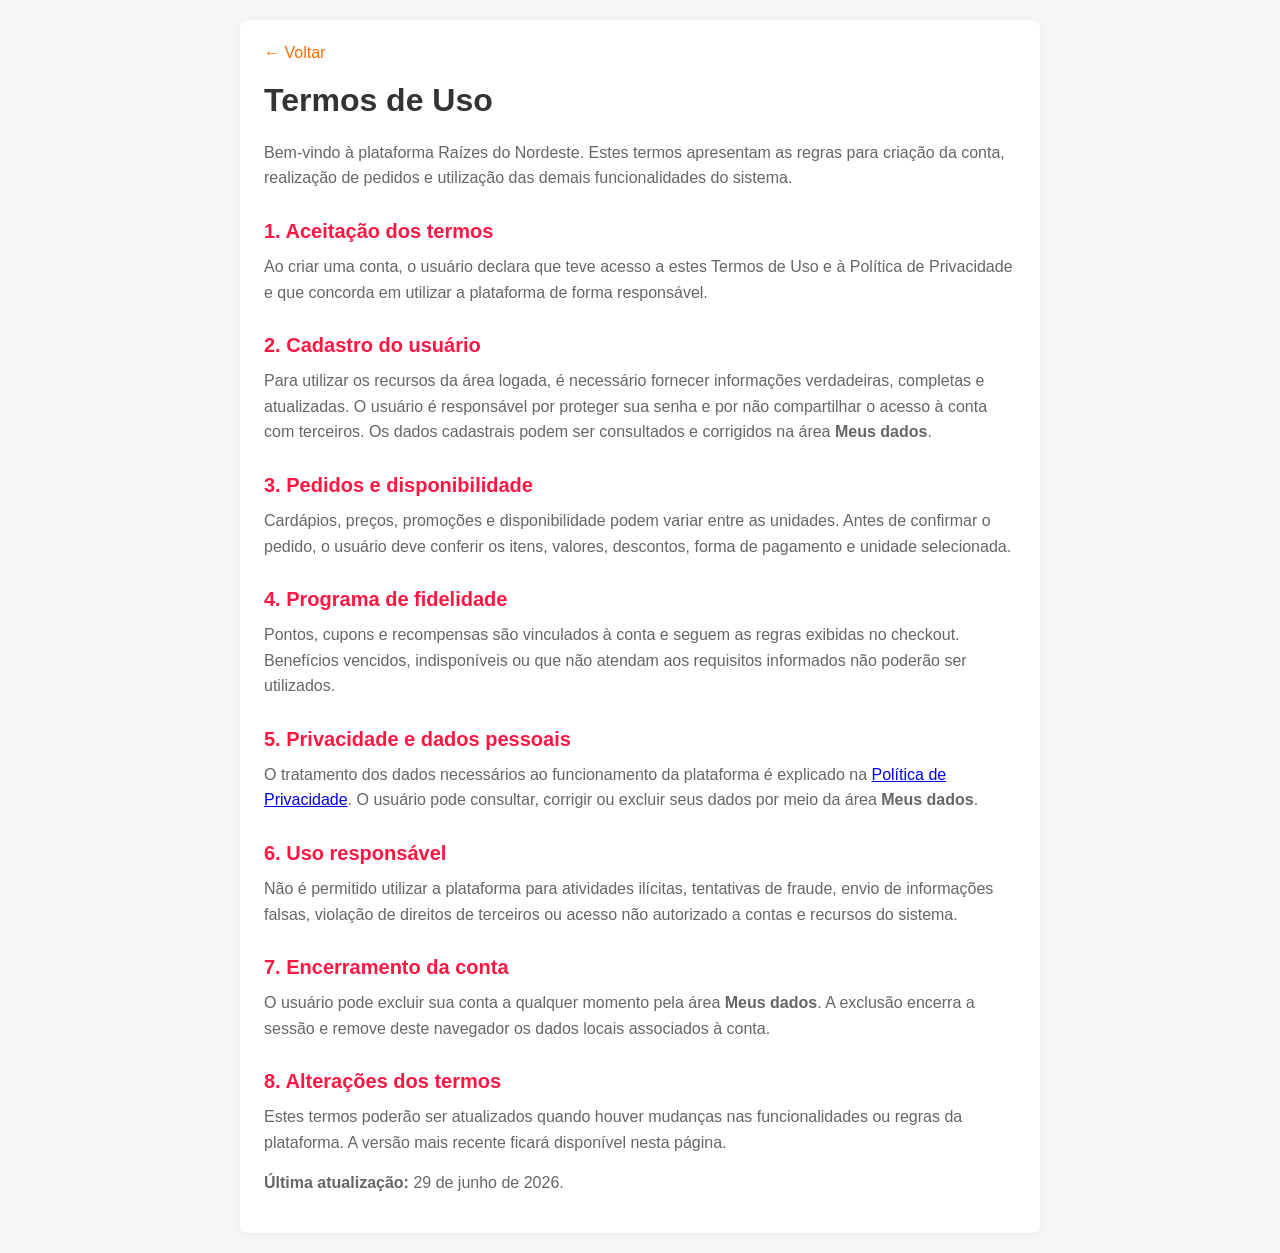
<file: paginas/termos.html>
<!doctype html>
<html lang="pt-BR">
  <head>
    <meta charset="UTF-8" />
    <meta name="viewport" content="width=device-width, initial-scale=1.0" />
    <script src="../js/admin-redirect.js"></script>
    <title>Termos de Uso</title>
    <link rel="stylesheet" href="../css/style.css" />
  </head>
  <body>
    <main class="politica-page">
      <section class="politica-card">
        <button
          class="btn-voltar"
          onclick="
            history.length > 1
              ? history.back()
              : (window.location.href = 'cadastro.html')
          "
        >
          ← Voltar
        </button>

        <h1>Termos de Uso</h1>

        <p>
          Bem-vindo à plataforma Raízes do Nordeste. Estes termos apresentam as
          regras para criação da conta, realização de pedidos e utilização das
          demais funcionalidades do sistema.
        </p>

        <h2>1. Aceitação dos termos</h2>

        <p>
          Ao criar uma conta, o usuário declara que teve acesso a estes Termos
          de Uso e à Política de Privacidade e que concorda em utilizar a
          plataforma de forma responsável.
        </p>

        <h2>2. Cadastro do usuário</h2>

        <p>
          Para utilizar os recursos da área logada, é necessário fornecer
          informações verdadeiras, completas e atualizadas. O usuário é
          responsável por proteger sua senha e por não compartilhar o acesso à
          conta com terceiros. Os dados cadastrais podem ser consultados e
          corrigidos na área <strong>Meus dados</strong>.
        </p>

        <h2>3. Pedidos e disponibilidade</h2>

        <p>
          Cardápios, preços, promoções e disponibilidade podem variar entre as
          unidades. Antes de confirmar o pedido, o usuário deve conferir os
          itens, valores, descontos, forma de pagamento e unidade selecionada.
        </p>

        <h2>4. Programa de fidelidade</h2>

        <p>
          Pontos, cupons e recompensas são vinculados à conta e seguem as regras
          exibidas no checkout. Benefícios vencidos, indisponíveis ou que não
          atendam aos requisitos informados não poderão ser utilizados.
        </p>

        <h2>5. Privacidade e dados pessoais</h2>

        <p>
          O tratamento dos dados necessários ao funcionamento da plataforma é
          explicado na <a href="privacidade.html">Política de Privacidade</a>. O
          usuário pode consultar, corrigir ou excluir seus dados por meio da
          área <strong>Meus dados</strong>.
        </p>

        <h2>6. Uso responsável</h2>

        <p>
          Não é permitido utilizar a plataforma para atividades ilícitas,
          tentativas de fraude, envio de informações falsas, violação de
          direitos de terceiros ou acesso não autorizado a contas e recursos do
          sistema.
        </p>

        <h2>7. Encerramento da conta</h2>

        <p>
          O usuário pode excluir sua conta a qualquer momento pela área
          <strong>Meus dados</strong>. A exclusão encerra a sessão e remove
          deste navegador os dados locais associados à conta.
        </p>

        <h2>8. Alterações dos termos</h2>

        <p>
          Estes termos poderão ser atualizados quando houver mudanças nas
          funcionalidades ou regras da plataforma. A versão mais recente ficará
          disponível nesta página.
        </p>

        <p><strong>Última atualização:</strong> 29 de junho de 2026.</p>
      </section>
    </main>
  </body>
</html>
</file>
<file: css/style.css>
﻿@import url("mobile.css");
@import url("tablet.css");
@import url("totem.css");
@import url("web.css");
</file>
